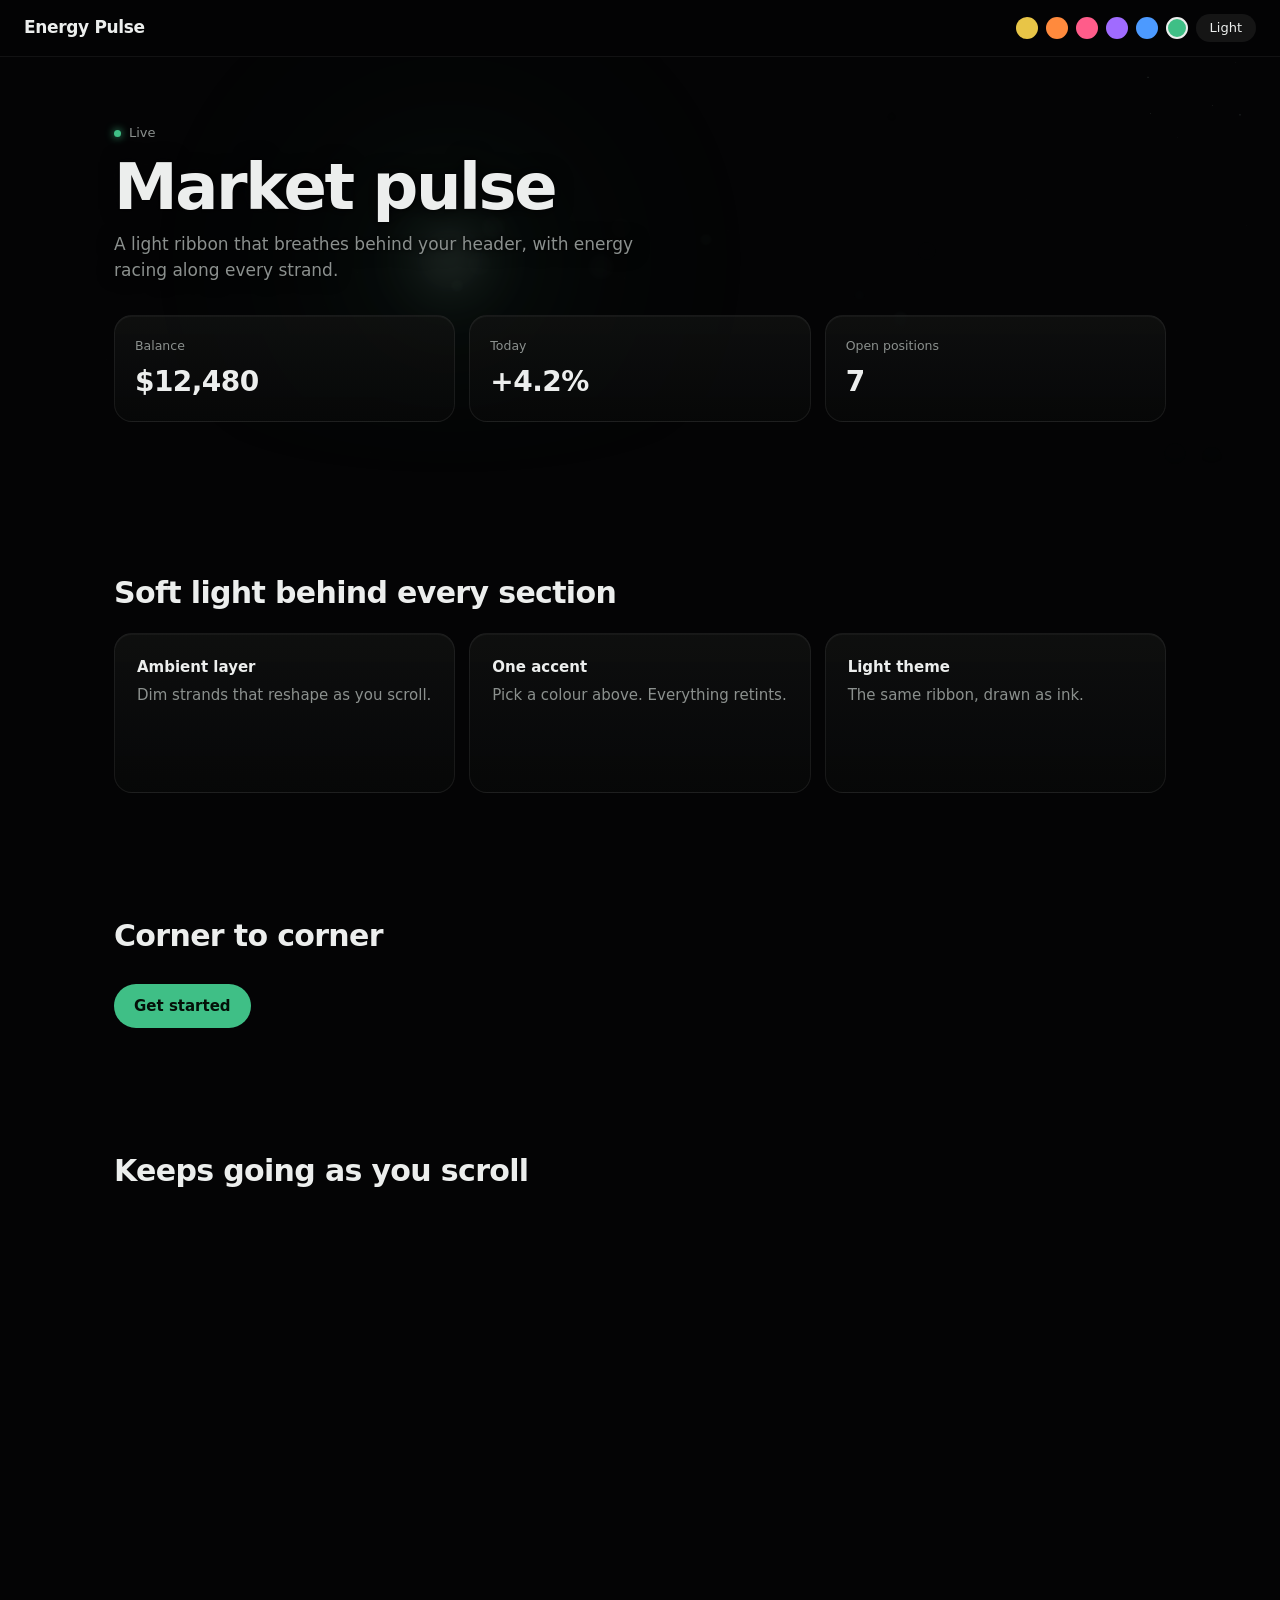
<file: index.html>
<!doctype html><meta charset="utf-8"><title>Energy Pulse</title>
<meta http-equiv="refresh" content="0; url=skills/energy-pulse/assets/demo.html">
<a href="skills/energy-pulse/assets/demo.html">Open the demo</a>
</file>
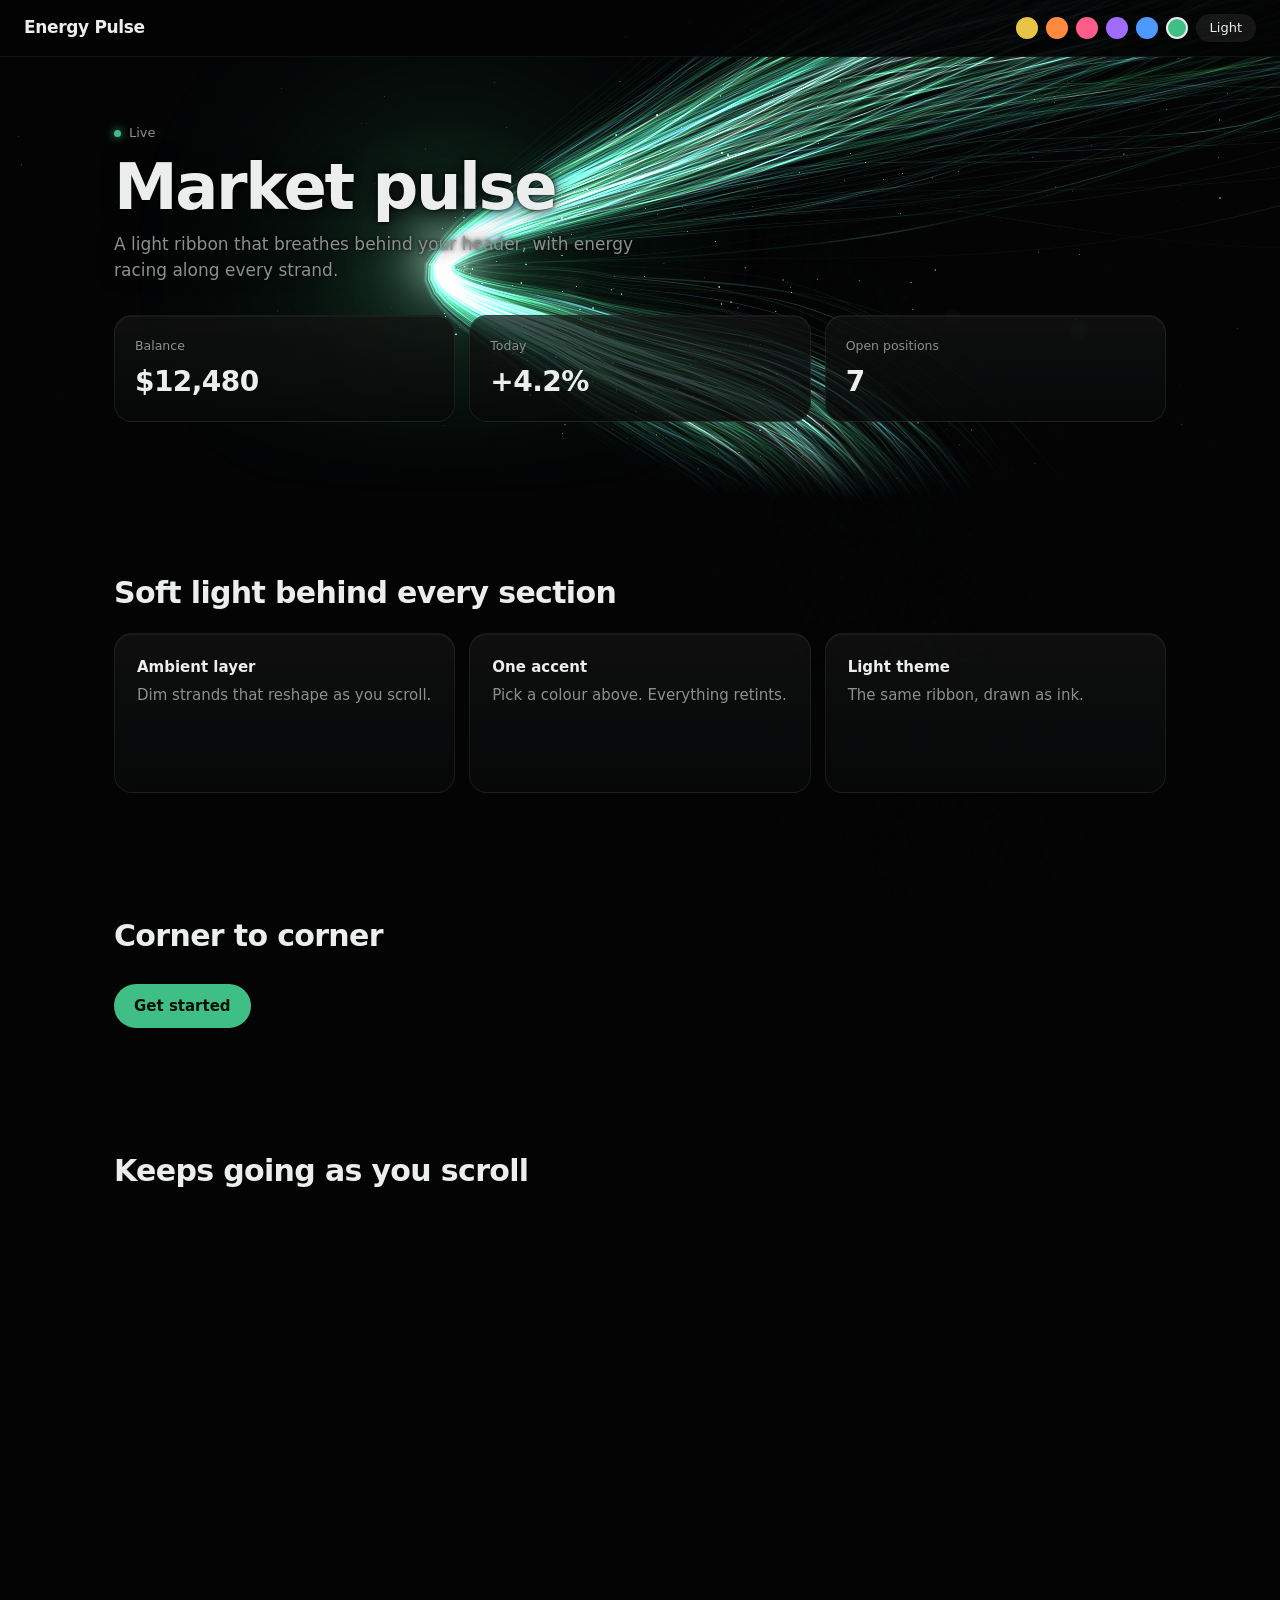
<file: skills/energy-pulse/assets/demo.html>
<!doctype html>
<html lang="en" data-theme="dark">
<head>
<meta charset="utf-8">
<meta name="viewport" content="width=device-width,initial-scale=1">
<title>Energy Pulse</title>
<link rel="stylesheet" href="energy-pulse.css">
<style>
  :root { --text: #eceeed; --muted: #8b908e; }
  :root[data-theme="light"] { --text: #111312; --muted: #5c615f; }
  * { box-sizing: border-box; }
  body { margin: 0; color: var(--text); font: 15px/1.5 system-ui, -apple-system, "Segoe UI", sans-serif; }
  .top { position: sticky; top: 0; z-index: 5; display: flex; gap: 10px; align-items: center; justify-content: space-between;
         padding: 14px 24px; background: color-mix(in srgb, var(--ep-bg) 94%, transparent); border-bottom: 1px solid rgba(127,127,127,.12); }
  .top b { font-size: 17px; letter-spacing: -.02em; }
  .sw { display: flex; gap: 8px; align-items: center; }
  .sw button { width: 22px; height: 22px; border-radius: 50%; border: 2px solid transparent; cursor: pointer; padding: 0; }
  .sw button.on { border-color: var(--text); }
  .sw .theme { width: auto; height: 28px; padding: 0 12px; border-radius: 999px; background: rgba(127,127,127,.14); color: var(--text); font: inherit; font-size: 13px; }
  main { max-width: 1100px; margin: 0 auto; padding: 0 24px 120px; }
  .ep-hero { padding: 64px 0 28px; }
  h1 { font-size: clamp(38px, 6vw, 64px); line-height: 1.04; letter-spacing: -.038em; font-weight: 600; margin: 10px 0 12px; }
  .lead { color: var(--muted); font-size: 17px; max-width: 520px; margin: 0 0 32px; }
  .tiles { display: grid; grid-template-columns: repeat(auto-fit, minmax(200px, 1fr)); gap: 14px; }
  .tile { padding: 18px 20px; }
  .tile small { color: var(--muted); } .tile div { font-size: 28px; font-weight: 600; letter-spacing: -.02em; margin-top: 4px; }
  section { padding-top: 120px; }
  h2 { font-size: 30px; letter-spacing: -.022em; margin: 0 0 18px; }
  .card { padding: 22px; min-height: 160px; }
  .card p { color: var(--muted); margin: 6px 0 0; }
  .btn { display: inline-block; margin-top: 8px; padding: 11px 20px; border-radius: 999px; background: var(--accent); color: #041008; font-weight: 600; text-decoration: none; }
</style>
</head>
<body>
<div class="top ep-above">
  <b>Energy Pulse</b>
  <div class="sw" id="sw"><button class="theme" id="theme">Light</button></div>
</div>
<main>
  <div class="ep-hero">
    <canvas id="ribbon" aria-hidden="true"></canvas>
    <span class="ep-live" style="color:var(--muted);font-size:13px">Live</span>
    <h1>Market pulse</h1>
    <p class="lead">A light ribbon that breathes behind your header, with energy racing along every strand.</p>
    <div class="tiles">
      <div class="tile ep-glass"><small>Balance</small><div>$12,480</div></div>
      <div class="tile ep-glass"><small>Today</small><div>+4.2%</div></div>
      <div class="tile ep-glass"><small>Open positions</small><div>7</div></div>
    </div>
  </div>
  <section data-ribbon-shape="sweepLeft">
    <h2>Soft light behind every section</h2>
    <div class="tiles">
      <div class="card ep-glass"><b>Ambient layer</b><p>Dim strands that reshape as you scroll.</p></div>
      <div class="card ep-glass"><b>One accent</b><p>Pick a colour above. Everything retints.</p></div>
      <div class="card ep-glass"><b>Light theme</b><p>The same ribbon, drawn as ink.</p></div>
    </div>
  </section>
  <section data-ribbon-shape="diagDown"><h2>Corner to corner</h2><a class="btn" href="#">Get started</a></section>
  <section data-ribbon-shape="arch" style="min-height:70vh"><h2>Keeps going as you scroll</h2></section>
</main>
<script type="module">
  import { energyPulse } from './energy-pulse.js';
  const root = document.documentElement;
  const colours = ['#3fbf86', '#4c9aff', '#a06bff', '#ff5c8a', '#ff8a3d', '#e8c547'];
  const pick = new URLSearchParams(location.search).get('accent');
  let accent = pick ? '#' + pick : colours[0];
  root.style.setProperty('--accent', accent);
  const ep = energyPulse({ accent, hero: '#ribbon' });
  for (const c of colours) {
    const b = document.createElement('button'); b.style.background = c; b.className = c === accent ? 'on' : '';
    b.onclick = () => { accent = c; root.style.setProperty('--accent', c); document.querySelectorAll('#sw button').forEach(x => x.classList.toggle('on', x === b)); ep.set({ accent: c }); };
    sw.prepend(b);
  }
  theme.onclick = () => {
    const light = root.dataset.theme !== 'light'; root.dataset.theme = light ? 'light' : 'dark';
    theme.textContent = light ? 'Dark' : 'Light'; ep.set({ theme: root.dataset.theme });
  };
</script>
</body>
</html>
</file>
<file: skills/energy-pulse/assets/energy-pulse.css>
/* energy-pulse.css | MIT | https://github.com/rimidalvsulrod/energy-pulsing-effect-for-websites
 * Layout and surfaces for the energy pulse ribbon. Additive light needs a dark ground; the light theme draws ink.
 */
:root { --accent: #3fbf86; --ep-bg: #040405; --ep-bleed-x: 120px; --ep-bleed-top: 72px; --ep-bleed-bottom: 60px; }
:root[data-theme="light"] { --ep-bg: #f4f4f6; }
body { background: var(--ep-bg); }
html, body { overflow-x: clip; } /* the hero ribbon bleeds past the content edges */

/* content sits above the fixed ambient light */
.ep-ambient { z-index: 0 !important; }
.ep-above, main { position: relative; z-index: 1; }

/* hero band: the ribbon bleeds past the band's edges and fades out below it */
.ep-hero { position: relative; isolation: isolate; }
.ep-hero > canvas {
  position: absolute !important; z-index: -1; pointer-events: none;
  top: calc(-1 * var(--ep-bleed-top)) !important; left: calc(-1 * var(--ep-bleed-x)) !important;
  width: calc(100% + 2 * var(--ep-bleed-x)) !important;
  height: calc(100% + var(--ep-bleed-top) + var(--ep-bleed-bottom)) !important;
}
.ep-hero > :not(canvas) { position: relative; }
/* keeps the headline readable where the white-hot core passes behind it */
.ep-hero h1, .ep-hero h2, .ep-hero p { text-shadow: 0 0 18px var(--ep-bg), 0 0 4px var(--ep-bg); }
@media (max-width: 760px) { :root { --ep-bleed-x: 16px; --ep-bleed-top: 90px; --ep-bleed-bottom: 40px; } }

/* glass cards: translucent fill + hairline, NO backdrop blur (blur over animated light re-renders every frame) */
.ep-glass { background: linear-gradient(180deg, rgba(18,19,18,.74), rgba(8,9,9,.82)); border: 1px solid rgba(255,255,255,.07); box-shadow: inset 0 1px 0 rgba(255,255,255,.04); border-radius: 18px; }
.ep-glass:hover { border-color: rgba(255,255,255,.11); }
:root[data-theme="light"] .ep-glass { background: rgba(252,252,253,.86); border-color: rgba(0,0,0,.08); box-shadow: none; }
/* the accent only marks live things */
.ep-live::before { content: ''; display: inline-block; width: 7px; height: 7px; margin-right: 8px; border-radius: 50%; background: var(--accent); box-shadow: 0 0 8px var(--accent); vertical-align: middle; }

/* the engine adds .ribbon-lite on slow devices: drop any remaining blur */
.ribbon-lite * { -webkit-backdrop-filter: none !important; backdrop-filter: none !important; }
/* no WebGL2: a static glow where the core would be */
.ribbon-nogl .ep-hero::before { content: ''; position: absolute; inset: -60px -60px -40px; z-index: -1; pointer-events: none;
  background: radial-gradient(40% 50% at 38% 70%, color-mix(in srgb, var(--accent) 22%, transparent), transparent 70%); }
</file>
